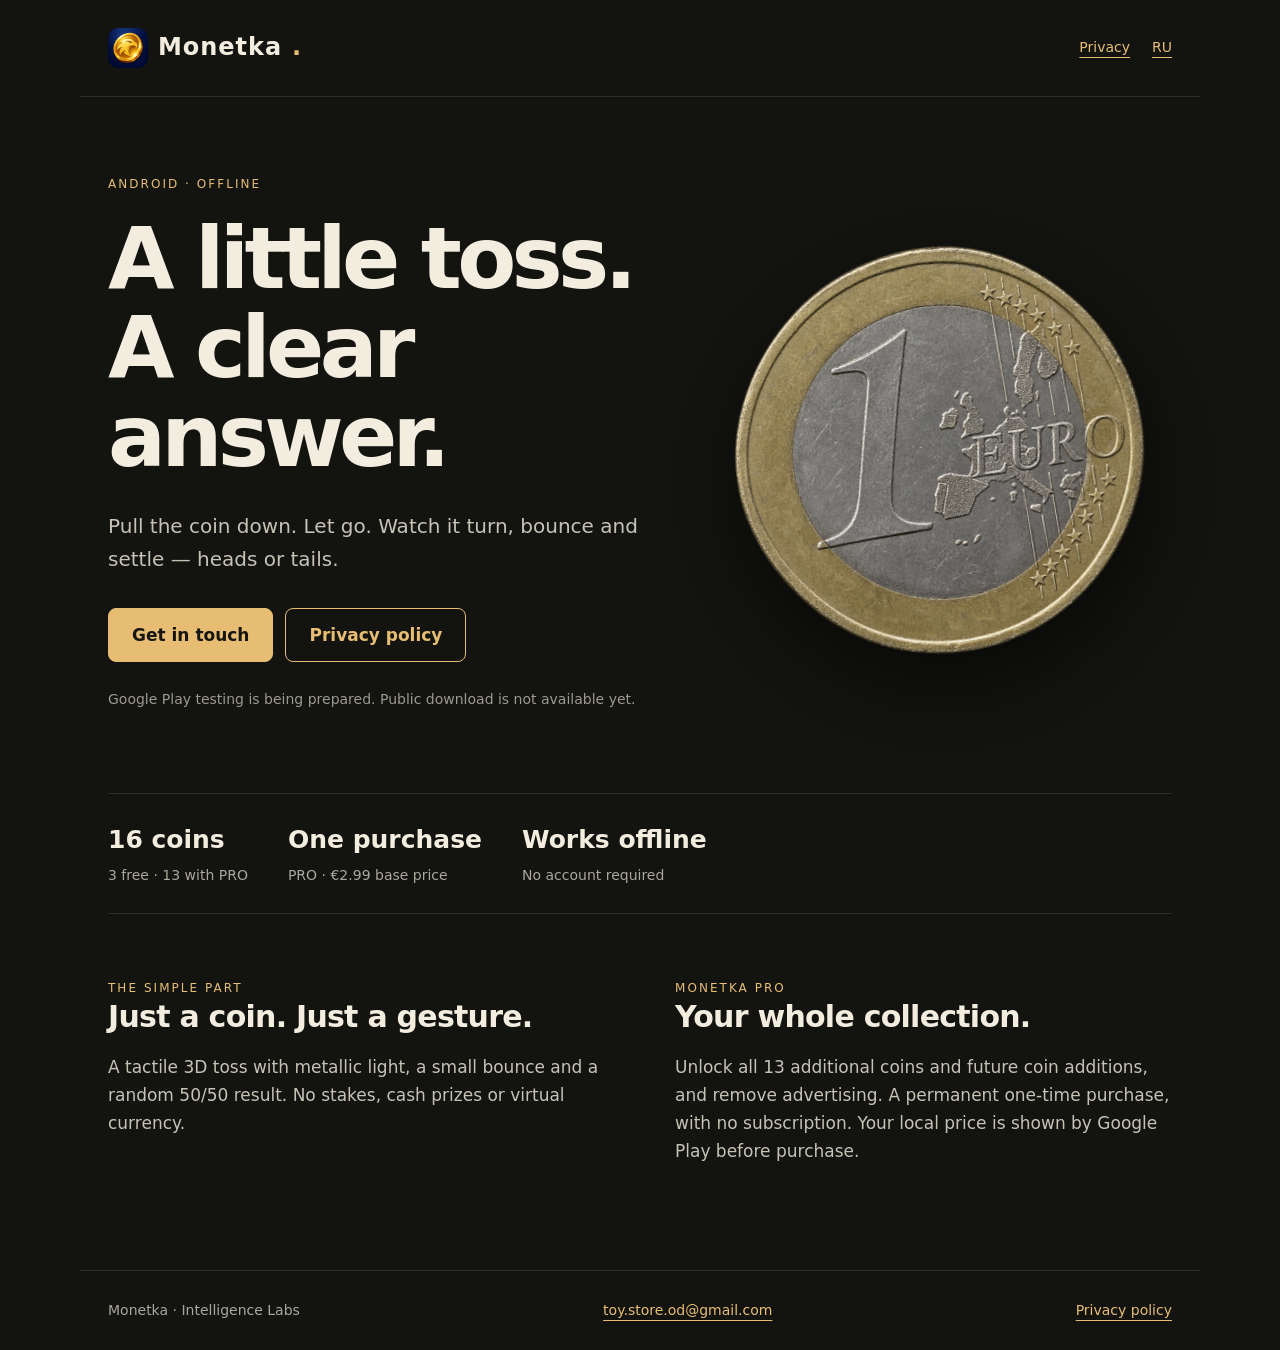
<file: index.html>
<!doctype html><html lang="en"><head><meta charset="utf-8"><meta name="viewport" content="width=device-width,initial-scale=1"><meta name="theme-color" content="#131310"><meta name="description" content="Monetka is an offline 3D coin toss app for Android."><title>Monetka — a coin toss, beautifully simple</title><link rel="stylesheet" href="style.css?v=brand2"><link rel="icon" type="image/png" sizes="512x512" href="images/monetka-logo.png"><link rel="apple-touch-icon" sizes="180x180" href="images/apple-touch-icon.png"></head><body><header><a class="brand" href="index.html"><img src="images/monetka-logo.png" alt="" width="40" height="40">Monetka<span aria-hidden="true" style="color:#e6bd72">.</span></a><nav aria-label="Navigation"><a href="privacy.html">Privacy</a><a href="ru.html" lang="ru">RU</a></nav></header><main class=""><section class="hero"><div><div class="eyebrow">Android · Offline</div><h1>A little toss.<br>A clear answer.</h1><p class="intro">Pull the coin down. Let go. Watch it turn, bounce and settle — heads or tails.</p><a class="button primary" href="mailto:toy.store.od@gmail.com">Get in touch</a><a class="button" href="privacy.html">Privacy policy</a><p class="note">Google Play testing is being prepared. Public download is not available yet.</p></div><img class="coin" src="images/euro.png" alt="A 3D coin artwork based on the German one-euro coin" width="681" height="681"></section><div class="facts"><div><strong>16 coins</strong><span>3 free · 13 with PRO</span></div><div><strong>One purchase</strong><span>PRO · €2.99 base price</span></div><div><strong>Works offline</strong><span>No account required</span></div></div><section class="split"><div><div class="eyebrow">The simple part</div><h2>Just a coin. Just a gesture.</h2><p>A tactile 3D toss with metallic light, a small bounce and a random 50/50 result. No stakes, cash prizes or virtual currency.</p></div><div><div class="eyebrow">Monetka PRO</div><h2>Your whole collection.</h2><p>Unlock all 13 additional coins and future coin additions, and remove advertising. A permanent one-time purchase, with no subscription. Your local price is shown by Google Play before purchase.</p></div></section></main><footer><span>Monetka · Intelligence Labs</span><a href="mailto:toy.store.od@gmail.com">toy.store.od@gmail.com</a><a href="privacy.html">Privacy policy</a></footer></body></html>
</file>
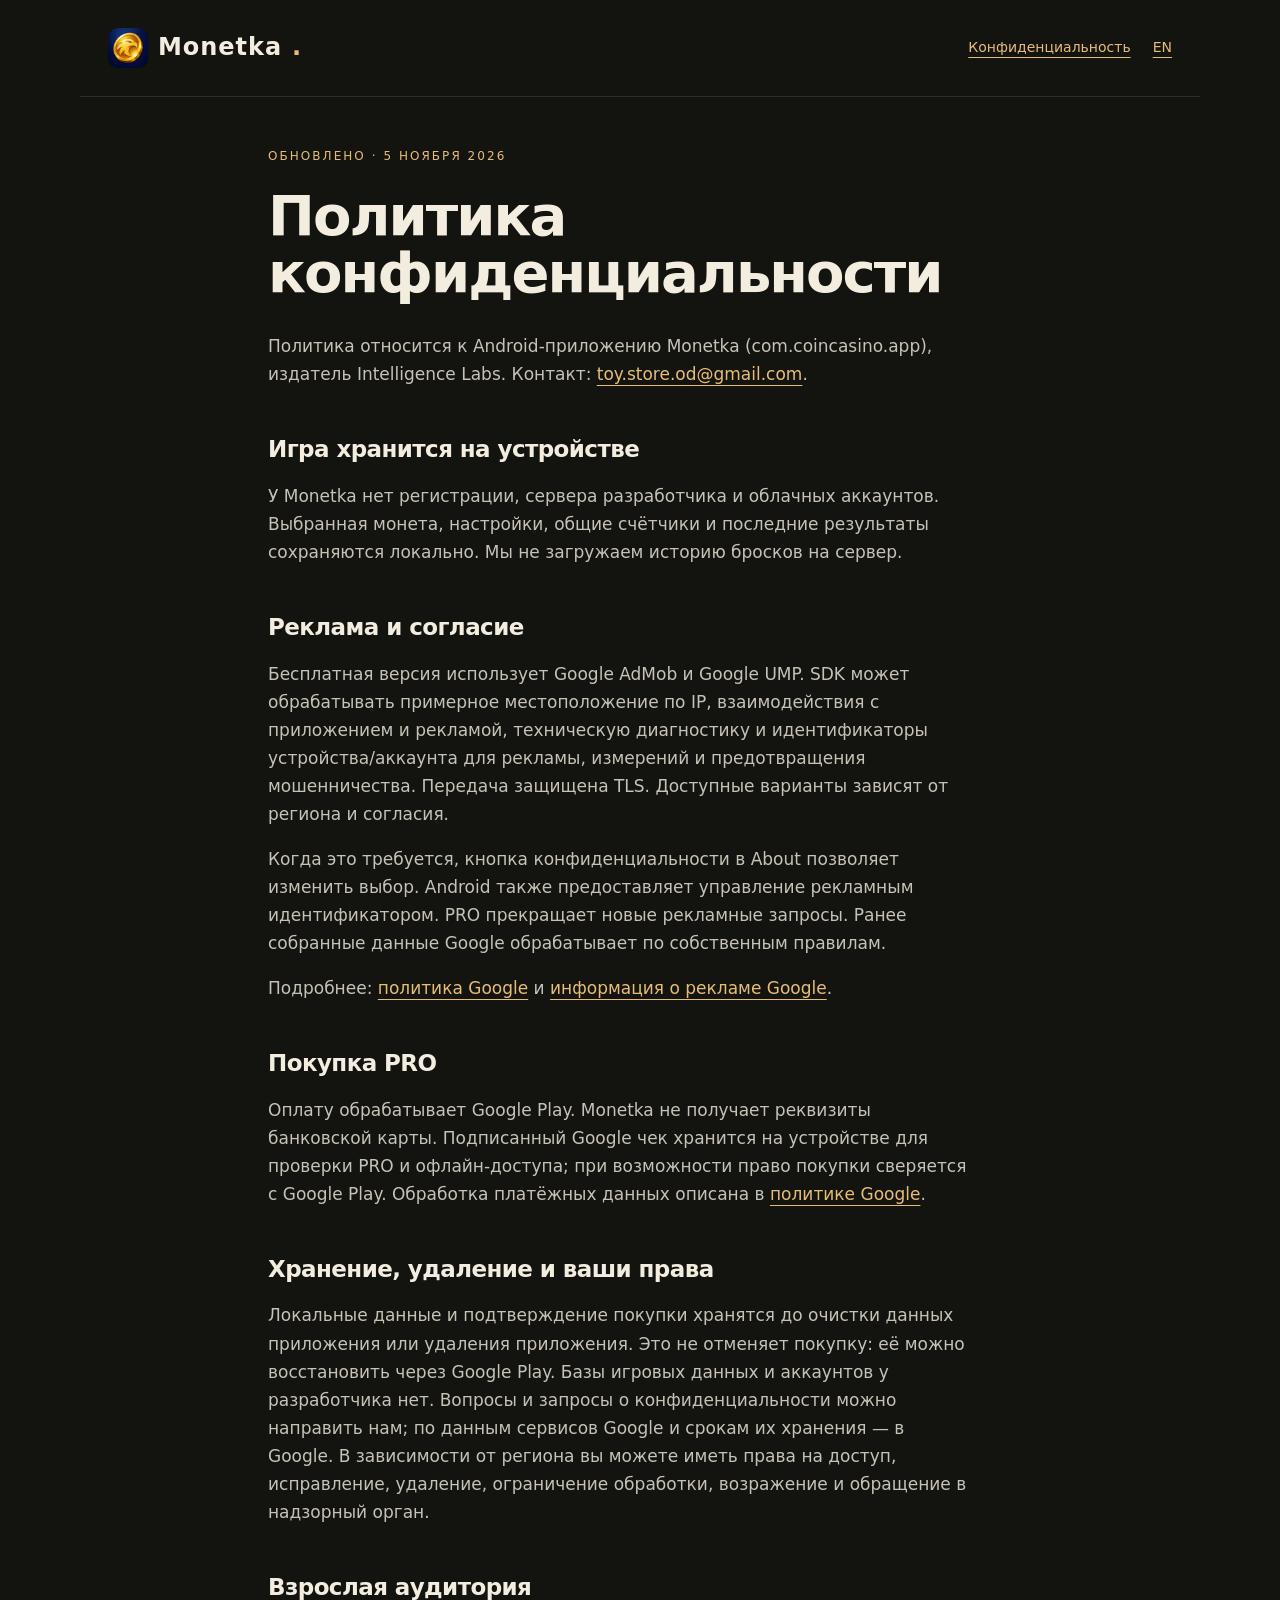
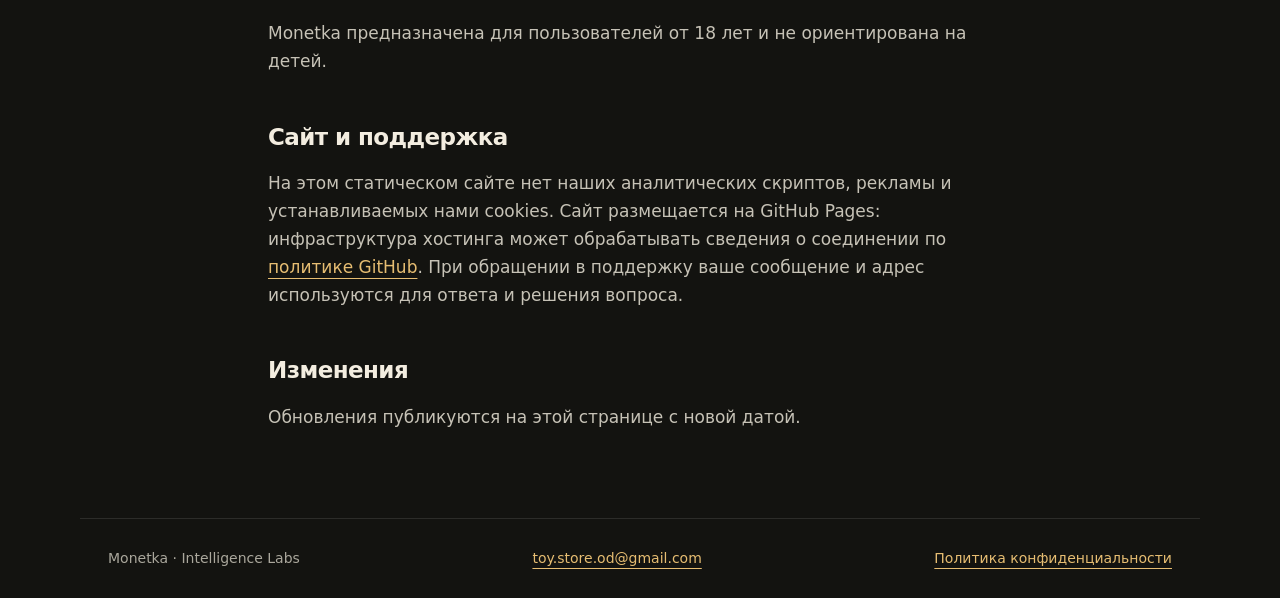
<file: privacy-ru.html>
<!doctype html><html lang="ru"><head><meta charset="utf-8"><meta name="viewport" content="width=device-width,initial-scale=1"><meta name="theme-color" content="#131310"><meta name="description" content="Monetka — офлайн-симулятор броска 3D-монеты для Android."><title>Monetka — Политика конфиденциальности</title><link rel="stylesheet" href="style.css?v=brand2"><link rel="icon" type="image/png" sizes="512x512" href="images/monetka-logo.png"><link rel="apple-touch-icon" sizes="180x180" href="images/apple-touch-icon.png"></head><body><header><a class="brand" href="ru.html"><img src="images/monetka-logo.png" alt="" width="40" height="40">Monetka<span aria-hidden="true" style="color:#e6bd72">.</span></a><nav aria-label="Навигация"><a href="privacy-ru.html">Конфиденциальность</a><a href="privacy.html" lang="en">EN</a></nav></header><main class="legal"><div class="eyebrow">Обновлено · 5 ноября 2026</div><h1>Политика конфиденциальности</h1><p>Политика относится к Android-приложению Monetka (com.coincasino.app), издатель Intelligence Labs. Контакт: <a href="mailto:toy.store.od@gmail.com">toy.store.od@gmail.com</a>.</p><h2>Игра хранится на устройстве</h2><p>У Monetka нет регистрации, сервера разработчика и облачных аккаунтов. Выбранная монета, настройки, общие счётчики и последние результаты сохраняются локально. Мы не загружаем историю бросков на сервер.</p><h2>Реклама и согласие</h2><p>Бесплатная версия использует Google AdMob и Google UMP. SDK может обрабатывать примерное местоположение по IP, взаимодействия с приложением и рекламой, техническую диагностику и идентификаторы устройства/аккаунта для рекламы, измерений и предотвращения мошенничества. Передача защищена TLS. Доступные варианты зависят от региона и согласия.</p><p>Когда это требуется, кнопка конфиденциальности в About позволяет изменить выбор. Android также предоставляет управление рекламным идентификатором. PRO прекращает новые рекламные запросы. Ранее собранные данные Google обрабатывает по собственным правилам.</p><p>Подробнее: <a href="https://policies.google.com/privacy?hl=ru">политика Google</a> и <a href="https://policies.google.com/technologies/ads?hl=ru">информация о рекламе Google</a>.</p><h2>Покупка PRO</h2><p>Оплату обрабатывает Google Play. Monetka не получает реквизиты банковской карты. Подписанный Google чек хранится на устройстве для проверки PRO и офлайн-доступа; при возможности право покупки сверяется с Google Play. Обработка платёжных данных описана в <a href="https://policies.google.com/privacy?hl=ru">политике Google</a>.</p><h2>Хранение, удаление и ваши права</h2><p>Локальные данные и подтверждение покупки хранятся до очистки данных приложения или удаления приложения. Это не отменяет покупку: её можно восстановить через Google Play. Базы игровых данных и аккаунтов у разработчика нет. Вопросы и запросы о конфиденциальности можно направить нам; по данным сервисов Google и срокам их хранения — в Google. В зависимости от региона вы можете иметь права на доступ, исправление, удаление, ограничение обработки, возражение и обращение в надзорный орган.</p><h2>Взрослая аудитория</h2><p>Monetka предназначена для пользователей от 18 лет и не ориентирована на детей.</p><h2>Сайт и поддержка</h2><p>На этом статическом сайте нет наших аналитических скриптов, рекламы и устанавливаемых нами cookies. Сайт размещается на GitHub Pages: инфраструктура хостинга может обрабатывать сведения о соединении по <a href="https://docs.github.com/en/site-policy/privacy-policies/github-general-privacy-statement">политике GitHub</a>. При обращении в поддержку ваше сообщение и адрес используются для ответа и решения вопроса.</p><h2>Изменения</h2><p>Обновления публикуются на этой странице с новой датой.</p></main><footer><span>Monetka · Intelligence Labs</span><a href="mailto:toy.store.od@gmail.com">toy.store.od@gmail.com</a><a href="privacy-ru.html">Политика конфиденциальности</a></footer></body></html>
</file>
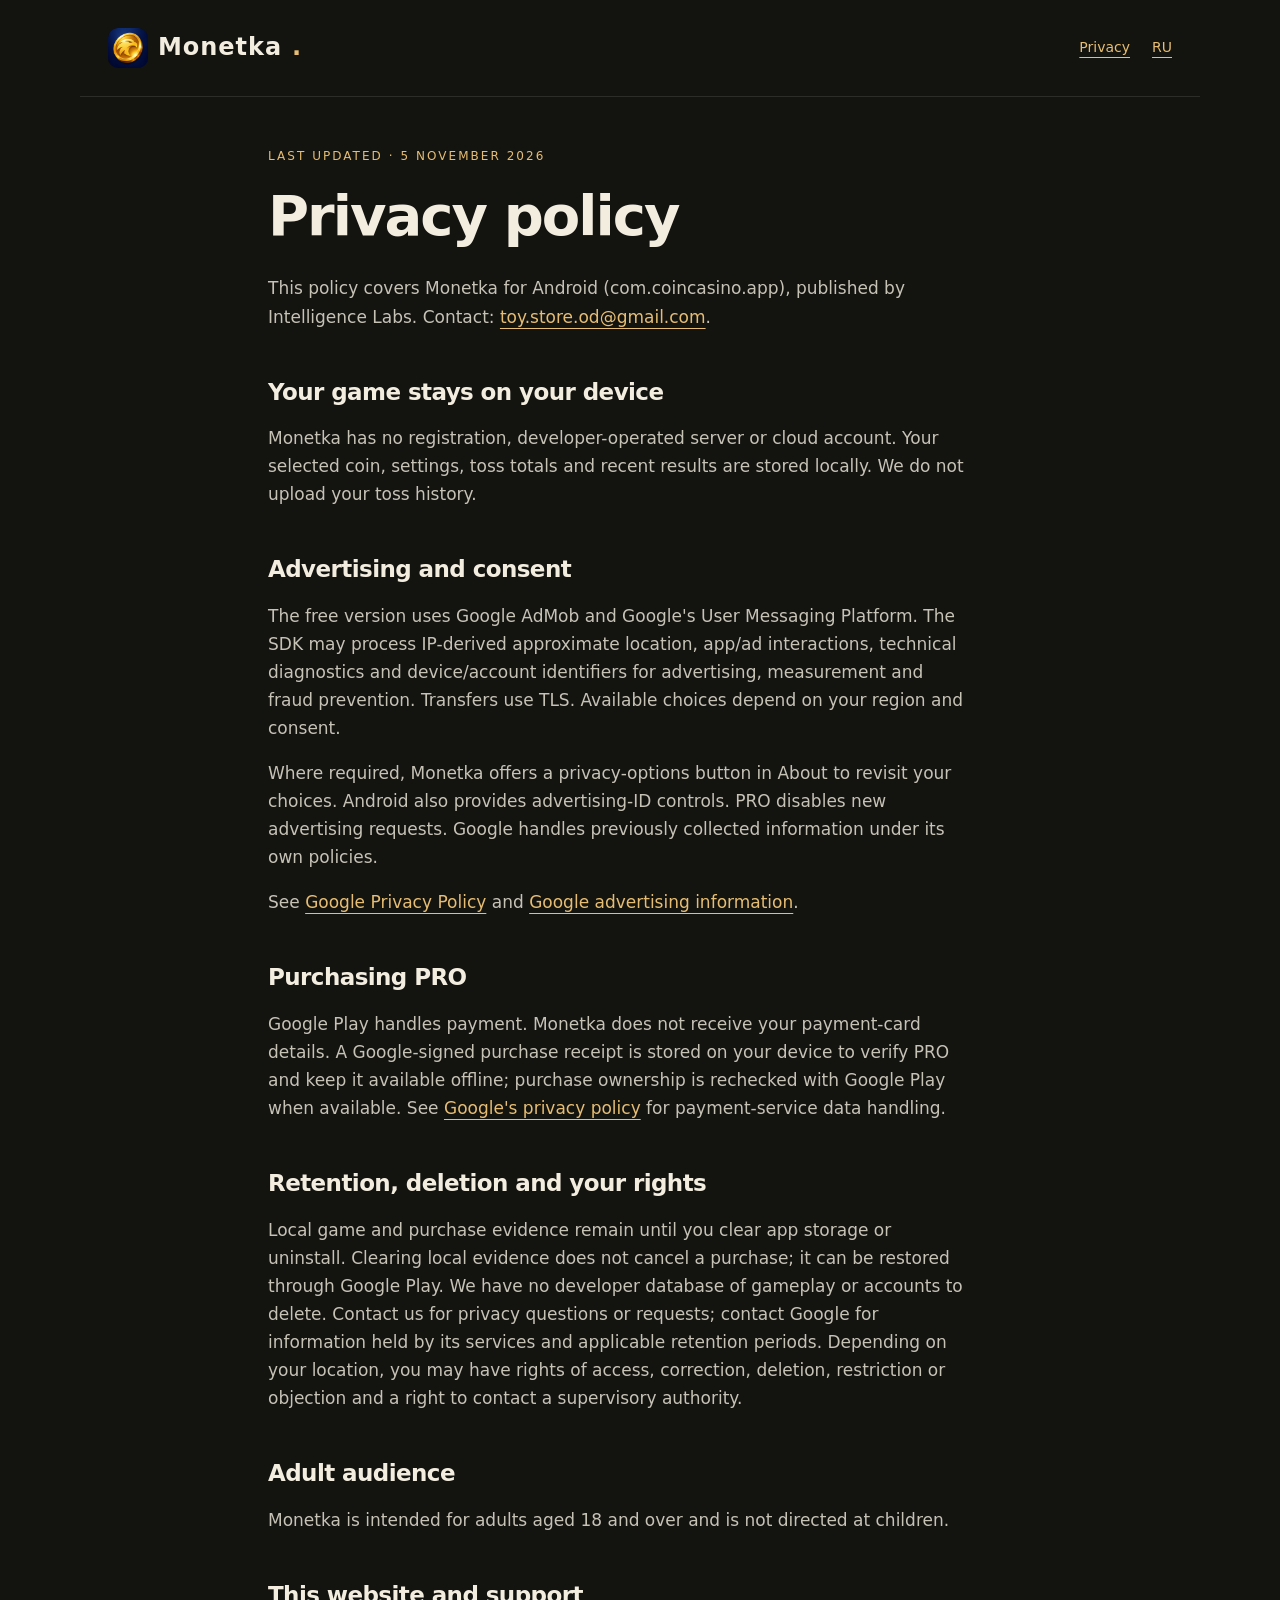
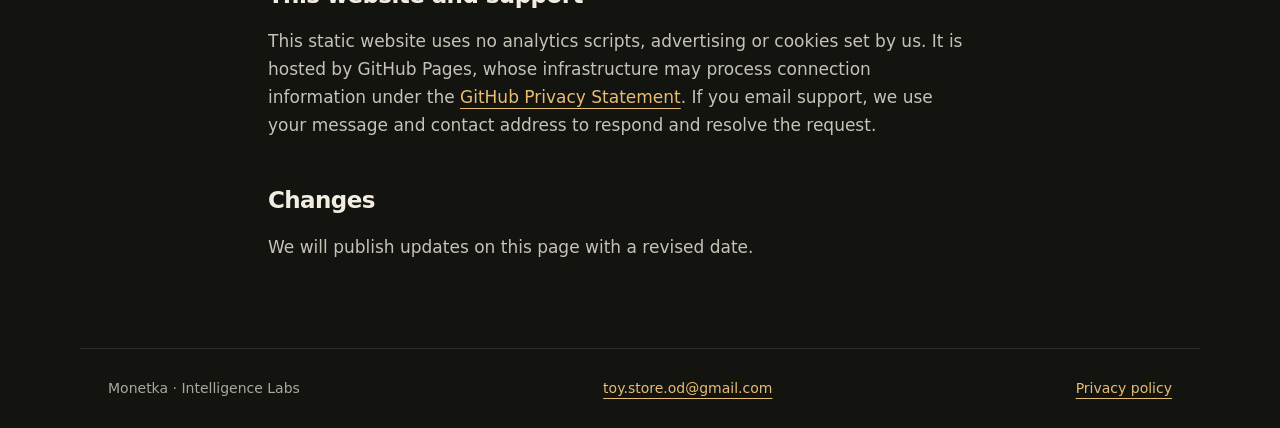
<file: privacy.html>
<!doctype html><html lang="en"><head><meta charset="utf-8"><meta name="viewport" content="width=device-width,initial-scale=1"><meta name="theme-color" content="#131310"><meta name="description" content="Monetka is an offline 3D coin toss app for Android."><title>Monetka — Privacy policy</title><link rel="stylesheet" href="style.css?v=brand2"><link rel="icon" type="image/png" sizes="512x512" href="images/monetka-logo.png"><link rel="apple-touch-icon" sizes="180x180" href="images/apple-touch-icon.png"></head><body><header><a class="brand" href="index.html"><img src="images/monetka-logo.png" alt="" width="40" height="40">Monetka<span aria-hidden="true" style="color:#e6bd72">.</span></a><nav aria-label="Navigation"><a href="privacy.html">Privacy</a><a href="privacy-ru.html" lang="ru">RU</a></nav></header><main class="legal"><div class="eyebrow">Last updated · 5 November 2026</div><h1>Privacy policy</h1><p>This policy covers Monetka for Android (com.coincasino.app), published by Intelligence Labs. Contact: <a href="mailto:toy.store.od@gmail.com">toy.store.od@gmail.com</a>.</p><h2>Your game stays on your device</h2><p>Monetka has no registration, developer-operated server or cloud account. Your selected coin, settings, toss totals and recent results are stored locally. We do not upload your toss history.</p><h2>Advertising and consent</h2><p>The free version uses Google AdMob and Google's User Messaging Platform. The SDK may process IP-derived approximate location, app/ad interactions, technical diagnostics and device/account identifiers for advertising, measurement and fraud prevention. Transfers use TLS. Available choices depend on your region and consent.</p><p>Where required, Monetka offers a privacy-options button in About to revisit your choices. Android also provides advertising-ID controls. PRO disables new advertising requests. Google handles previously collected information under its own policies.</p><p>See <a href="https://policies.google.com/privacy">Google Privacy Policy</a> and <a href="https://policies.google.com/technologies/ads">Google advertising information</a>.</p><h2>Purchasing PRO</h2><p>Google Play handles payment. Monetka does not receive your payment-card details. A Google-signed purchase receipt is stored on your device to verify PRO and keep it available offline; purchase ownership is rechecked with Google Play when available. See <a href="https://policies.google.com/privacy">Google's privacy policy</a> for payment-service data handling.</p><h2>Retention, deletion and your rights</h2><p>Local game and purchase evidence remain until you clear app storage or uninstall. Clearing local evidence does not cancel a purchase; it can be restored through Google Play. We have no developer database of gameplay or accounts to delete. Contact us for privacy questions or requests; contact Google for information held by its services and applicable retention periods. Depending on your location, you may have rights of access, correction, deletion, restriction or objection and a right to contact a supervisory authority.</p><h2>Adult audience</h2><p>Monetka is intended for adults aged 18 and over and is not directed at children.</p><h2>This website and support</h2><p>This static website uses no analytics scripts, advertising or cookies set by us. It is hosted by GitHub Pages, whose infrastructure may process connection information under the <a href="https://docs.github.com/en/site-policy/privacy-policies/github-general-privacy-statement">GitHub Privacy Statement</a>. If you email support, we use your message and contact address to respond and resolve the request.</p><h2>Changes</h2><p>We will publish updates on this page with a revised date.</p></main><footer><span>Monetka · Intelligence Labs</span><a href="mailto:toy.store.od@gmail.com">toy.store.od@gmail.com</a><a href="privacy.html">Privacy policy</a></footer></body></html>
</file>
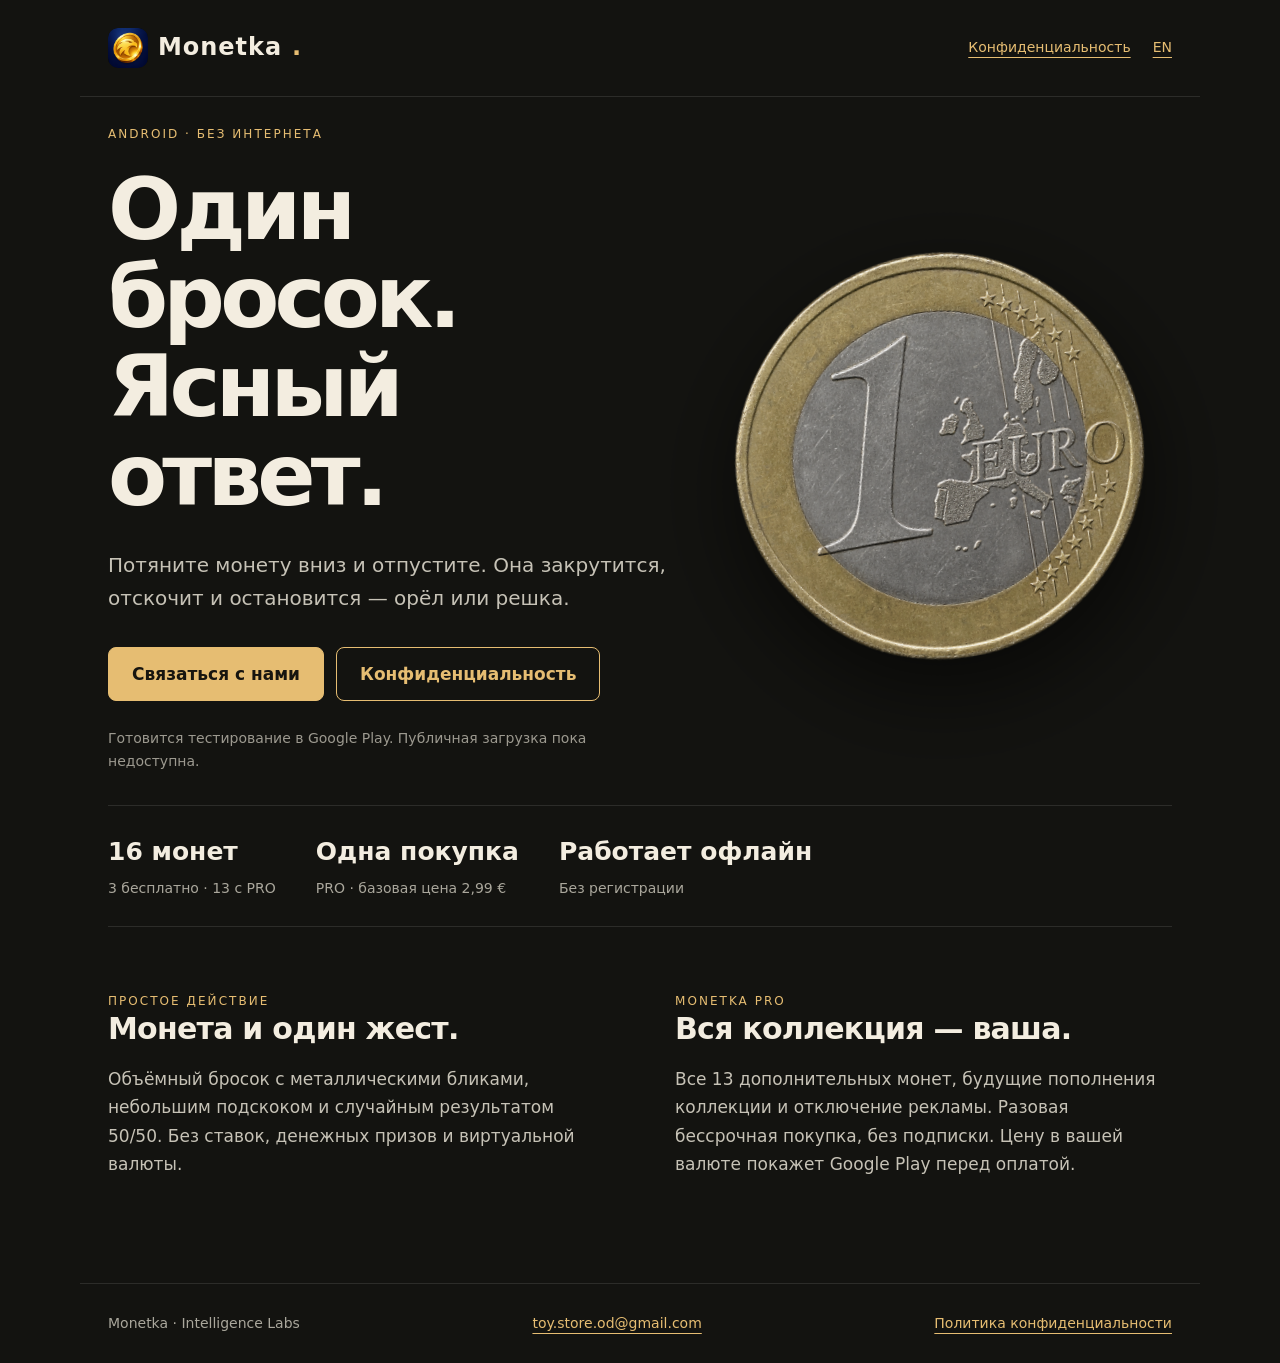
<file: ru.html>
<!doctype html><html lang="ru"><head><meta charset="utf-8"><meta name="viewport" content="width=device-width,initial-scale=1"><meta name="theme-color" content="#131310"><meta name="description" content="Monetka — офлайн-симулятор броска 3D-монеты для Android."><title>Monetka — красивый и простой бросок монеты</title><link rel="stylesheet" href="style.css?v=brand2"><link rel="icon" type="image/png" sizes="512x512" href="images/monetka-logo.png"><link rel="apple-touch-icon" sizes="180x180" href="images/apple-touch-icon.png"></head><body><header><a class="brand" href="ru.html"><img src="images/monetka-logo.png" alt="" width="40" height="40">Monetka<span aria-hidden="true" style="color:#e6bd72">.</span></a><nav aria-label="Навигация"><a href="privacy-ru.html">Конфиденциальность</a><a href="index.html" lang="en">EN</a></nav></header><main class=""><section class="hero"><div><div class="eyebrow">Android · Без интернета</div><h1>Один бросок.<br>Ясный ответ.</h1><p class="intro">Потяните монету вниз и отпустите. Она закрутится, отскочит и остановится — орёл или решка.</p><a class="button primary" href="mailto:toy.store.od@gmail.com">Связаться с нами</a><a class="button" href="privacy-ru.html">Конфиденциальность</a><p class="note">Готовится тестирование в Google Play. Публичная загрузка пока недоступна.</p></div><img class="coin" src="images/euro.png" alt="Изображение монеты по мотивам немецкой монеты один евро" width="681" height="681"></section><div class="facts"><div><strong>16 монет</strong><span>3 бесплатно · 13 с PRO</span></div><div><strong>Одна покупка</strong><span>PRO · базовая цена 2,99 €</span></div><div><strong>Работает офлайн</strong><span>Без регистрации</span></div></div><section class="split"><div><div class="eyebrow">Простое действие</div><h2>Монета и один жест.</h2><p>Объёмный бросок с металлическими бликами, небольшим подскоком и случайным результатом 50/50. Без ставок, денежных призов и виртуальной валюты.</p></div><div><div class="eyebrow">Monetka PRO</div><h2>Вся коллекция — ваша.</h2><p>Все 13 дополнительных монет, будущие пополнения коллекции и отключение рекламы. Разовая бессрочная покупка, без подписки. Цену в вашей валюте покажет Google Play перед оплатой.</p></div></section></main><footer><span>Monetka · Intelligence Labs</span><a href="mailto:toy.store.od@gmail.com">toy.store.od@gmail.com</a><a href="privacy-ru.html">Политика конфиденциальности</a></footer></body></html>
</file>
<file: style.css>
*{box-sizing:border-box}html{color-scheme:dark}body{margin:0;background:#131310;color:#f3ede0;font:17px/1.65 system-ui,-apple-system,BlinkMacSystemFont,"Segoe UI",sans-serif}a{color:#e6bd72;text-underline-offset:5px}a:hover{color:#fff}header,main,footer{max-width:1120px;margin:auto;padding:28px}header{display:flex;align-items:center;justify-content:space-between;border-bottom:1px solid #ffffff1b}.brand{display:inline-flex;align-items:center;gap:10px;font-size:24px;font-weight:650;letter-spacing:.04em;color:inherit;text-decoration:none}nav{display:flex;gap:22px;align-items:center}nav a{font-size:14px}h1{font-size:clamp(48px,7vw,86px);line-height:1.03;letter-spacing:-.055em;font-weight:550;margin:20px 0 30px}h2{font-size:30px;line-height:1.2;letter-spacing:-.025em;margin:48px 0 18px}p{max-width:65ch;color:#c6c2b6}.eyebrow{color:#e6bd72;text-transform:uppercase;font-size:12px;letter-spacing:.17em}.hero{display:grid;grid-template-columns:1.2fr 1fr;gap:40px;align-items:center;min-height:650px}.coin{width:100%;height:auto;max-width:410px;filter:drop-shadow(0 30px 45px #0009);justify-self:center;transform:rotate(-9deg)}.intro{font-size:20px;max-width:29em}.button{display:inline-block;padding:12px 23px;border:1px solid #e6bd72;border-radius:8px;text-decoration:none;font-weight:600;margin:12px 12px 12px 0}.button.primary{background:#e6bd72;color:#17150f}.facts{display:flex;gap:40px;border-block:1px solid #ffffff1b;padding:25px 0;margin:18px 0 65px;flex-wrap:wrap}.facts strong{display:block;color:#f3ede0;font-size:25px;font-weight:550}.facts span{font-size:14px;color:#aaa79c}.split{display:grid;grid-template-columns:1fr 1fr;gap:70px;margin-bottom:60px}.split h2{margin-top:0}.legal{max-width:800px;padding-top:50px;padding-bottom:70px}.legal h1{font-size:clamp(36px,5vw,56px);letter-spacing:-.035em}.legal h2{font-size:23px}.legal li{color:#c6c2b6;margin:8px 0}.note{font-size:14px;color:#9c998f}footer{border-top:1px solid #ffffff1b;display:flex;gap:24px;justify-content:space-between;flex-wrap:wrap;font-size:14px;color:#aaa79c}a:focus-visible{outline:2px solid #e6bd72;outline-offset:6px}@media(max-width:720px){header,main,footer{padding:22px}nav{gap:14px}.hero{grid-template-columns:1fr;gap:10px;min-height:auto;padding-top:38px}.coin{width:70%;max-width:280px;grid-row:2;margin:30px auto 40px}.intro{font-size:18px}h1{font-size:58px}.facts{gap:28px;margin-bottom:45px}.split{grid-template-columns:1fr;gap:32px}.legal h1{font-size:32px;hyphens:auto;overflow-wrap:anywhere}}@media(prefers-reduced-motion:reduce){*{scroll-behavior:auto}}
.brand img{display:block;flex:none;border-radius:10px}@media(max-width:420px){header{flex-wrap:wrap;gap:16px}}
</file>
